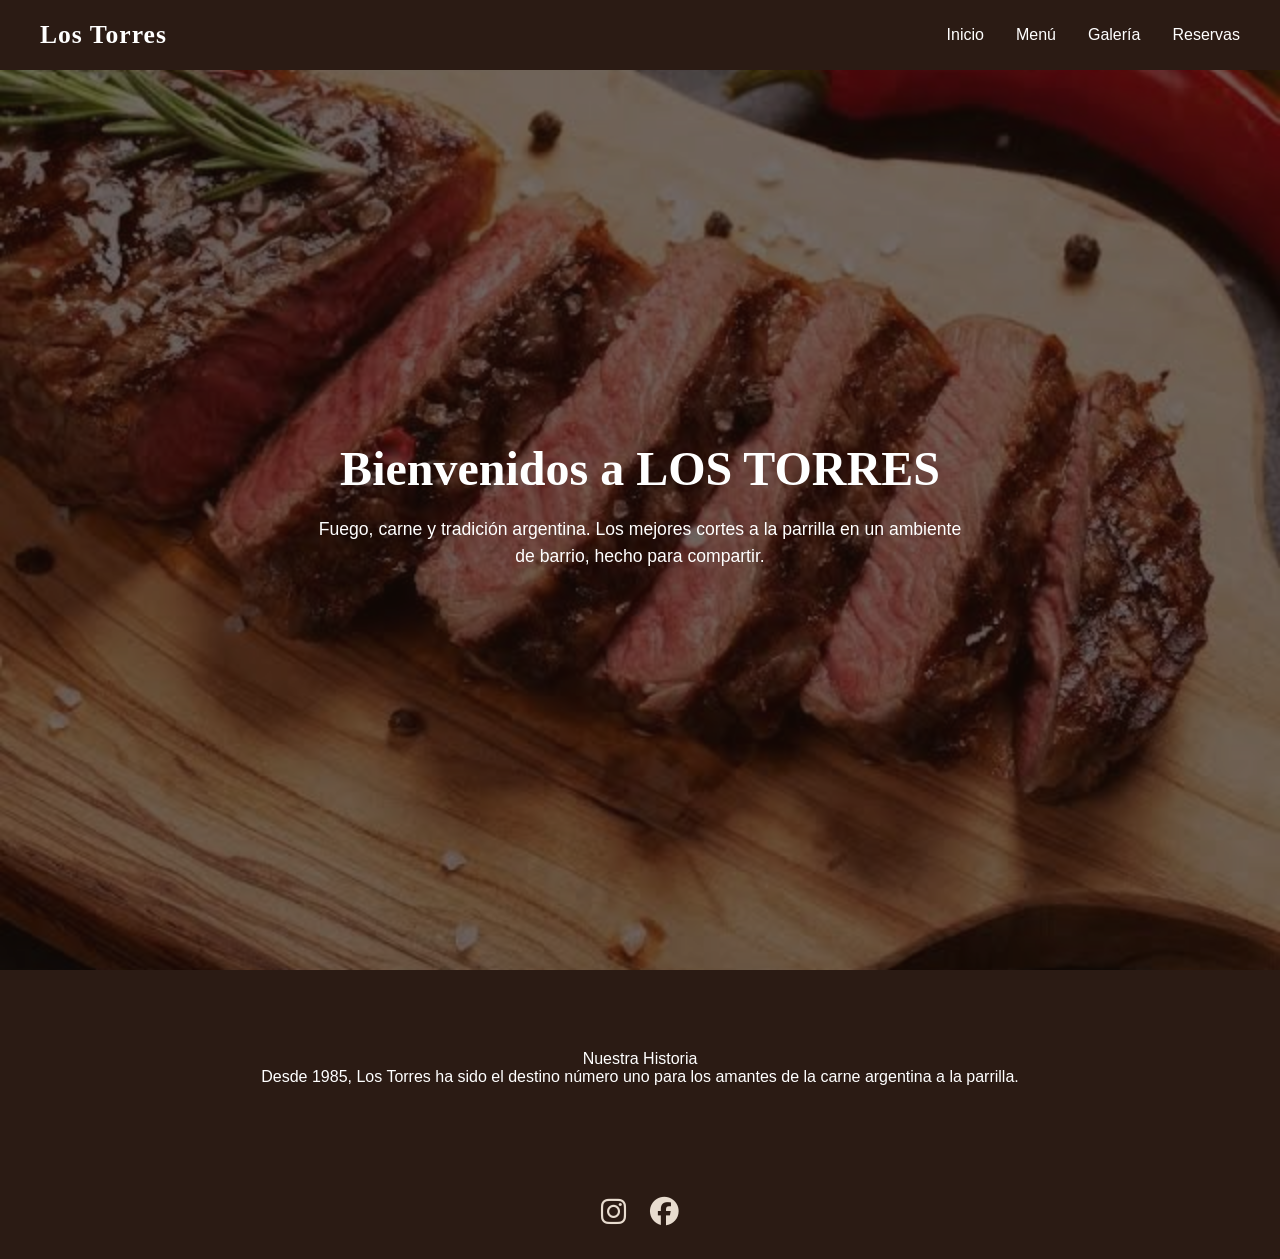
<file: index.html>
<!DOCTYPE html>
<html lang="es">
<head>
  <meta charset="UTF-8" />
  <meta name="viewport" content="width=device-width, initial-scale=1.0" />
  <title>Los Torres — Parrilla Argentina</title>
  <link rel="stylesheet" href="style.css">
  <link rel="stylesheet" href="https://cdnjs.cloudflare.com/ajax/libs/font-awesome/6.5.1/css/all.min.css">
</head>
<body>

  <header>
    <a href="index.html" class="logo">Los Torres</a>

    <nav>
      <ul>
        <li><a href="index.html">Inicio</a></li>
        <li><a href="producto.html">Menú</a></li>
        <li><a href="galeria.html">Galería</a></li>
        <li><a href="contacto.html">Reservas</a></li>
      </ul>
    </nav>
  </header>

  <section class="hero">
    <div class="hero-contenido">
      <h1>Bienvenidos a LOS TORRES</h1>
     <p>Fuego, carne y tradición argentina. Los mejores cortes a la parrilla en un ambiente de barrio, hecho para compartir.</p>
     </div>
 </section>
  <section class="historia"
  <div class="historia contenido"
  <h2>Nuestra Historia</h2>
  <p>Desde 1985, Los Torres ha sido el destino número uno para los amantes de la carne argentina a la parrilla.</p>
  </div>
  </section>

</body>
</html>
 <footer>
    <div class="redes">
      <a href="#" target="_blank" aria-label="Instagram">
        <i class="fa-brands fa-instagram"></i>
      </a>
      <a href="#" target="_blank" aria-label="Facebook">
        <i class="fa-brands fa-facebook"></i>
      </a>
    </div>
  </footer>

</body>
</html>
</file>
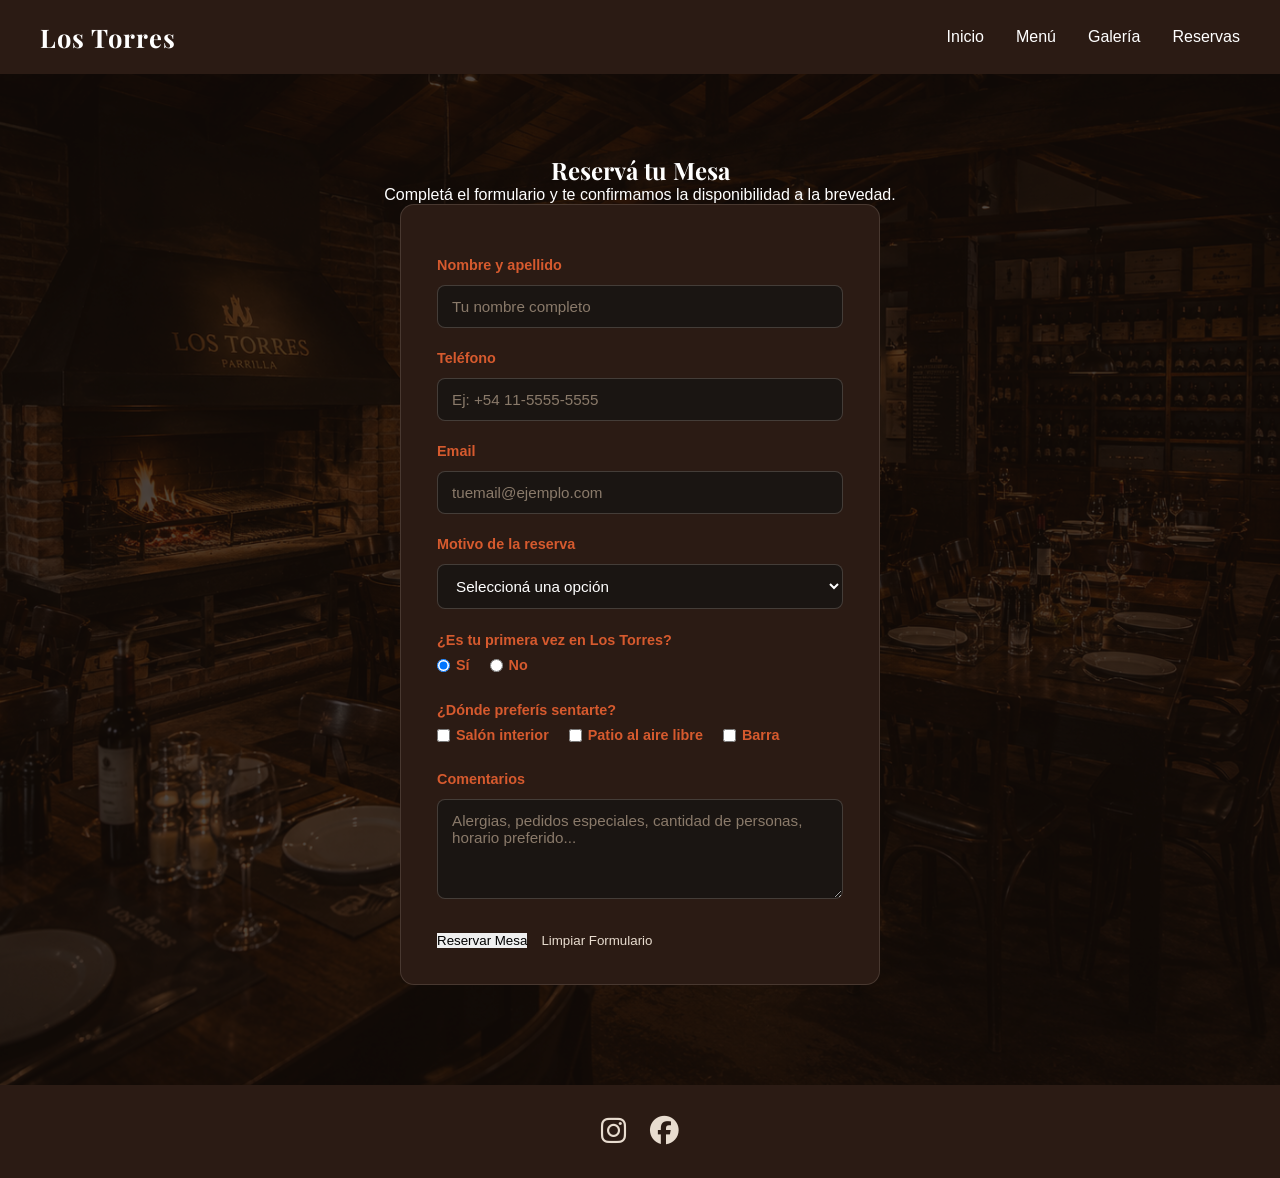
<file: contacto.html>
<!DOCTYPE html>
<html lang="es">
<head>
  <meta charset="UTF-8" />
  <meta name="viewport" content="width=device-width, initial-scale=1.0" />
  <title>Reservas — Los Torres</title>
  <link rel="preconnect" href="https://fonts.googleapis.com">
  <link rel="preconnect" href="https://fonts.gstatic.com" crossorigin>
  <link href="https://fonts.googleapis.com/css2?family=Playfair+Display:wght@700&display=swap" rel="stylesheet">
  <link rel="stylesheet" href="style.css">
  <link rel="stylesheet" href="https://cdnjs.cloudflare.com/ajax/libs/font-awesome/6.5.1/css/all.min.css">
</head>
<body>

  <header>
    <a href="index.html" class="logo">Los Torres</a>

    <nav>
      <ul>
        <li><a href="index.html">Inicio</a></li>
        <li><a href="producto.html">Menú</a></li>
        <li><a href="galeria.html">Galería</a></li>
        <li><a href="contacto.html">Reservas</a></li>
      </ul>
    </nav>
  </header>

  <main>
    <section class="contacto">
      <h2>Reservá tu Mesa</h2>
      <p class="contacto-bajada">Completá el formulario y te confirmamos la disponibilidad a la brevedad.</p>

      <form class="formulario">

        <label for="nombre">Nombre y apellido</label>
        <input type="text" id="nombre" name="nombre" placeholder="Tu nombre completo">

        <label for="telefono">Teléfono</label>
        <input type="tel" id="telefono" name="telefono" placeholder="Ej: +54 11-5555-5555">

        <label for="email">Email</label>
        <input type="email" id="email" name="email" placeholder="tuemail@ejemplo.com">

        <label for="motivo">Motivo de la reserva</label>
        <select id="motivo" name="motivo">
          <option value="">Seleccioná una opción</option>
          <option value="cena">Cena en pareja</option>
          <option value="familia">Almuerzo o cena familiar</option>
          <option value="grupo">Grupo grande (+6 personas)</option>
          <option value="evento">Evento privado / cumpleaños</option>
        </select>

        <div class="campo-radio">
          <label>¿Es tu primera vez en Los Torres?</label>
          <div class="radio-opciones">
            <label class="radio-label"><input type="radio" name="primera-vez" value="si" checked> Sí</label>
            <label class="radio-label"><input type="radio" name="primera-vez" value="no"> No</label>
          </div>
        </div>

        <div class="campo-checkbox">
          <label>¿Dónde preferís sentarte?</label>
          <div class="checkbox-opciones">
            <label class="checkbox-label"><input type="checkbox" name="lugar" value="interior"> Salón interior</label>
            <label class="checkbox-label"><input type="checkbox" name="lugar" value="patio"> Patio al aire libre</label>
            <label class="checkbox-label"><input type="checkbox" name="lugar" value="barra"> Barra</label>
          </div>
        </div>

        <label for="comentarios">Comentarios</label>
        <textarea id="comentarios" name="comentarios" placeholder="Alergias, pedidos especiales, cantidad de personas, horario preferido..."></textarea>

        <div class="formulario-botones">
          <button type="submit" class="boton">Reservar Mesa</button>
          <button type="reset" class="boton boton-secundario">Limpiar Formulario</button>
        </div>

      </form>
    </section>
  </main>

  <footer>
    <div class="redes">
      <a href="#" target="_blank" aria-label="Instagram">
        <i class="fa-brands fa-instagram"></i>
      </a>
      <a href="#" target="_blank" aria-label="Facebook">
        <i class="fa-brands fa-facebook"></i>
      </a>
    </div>
  </footer>

</body>
</html>
</file>
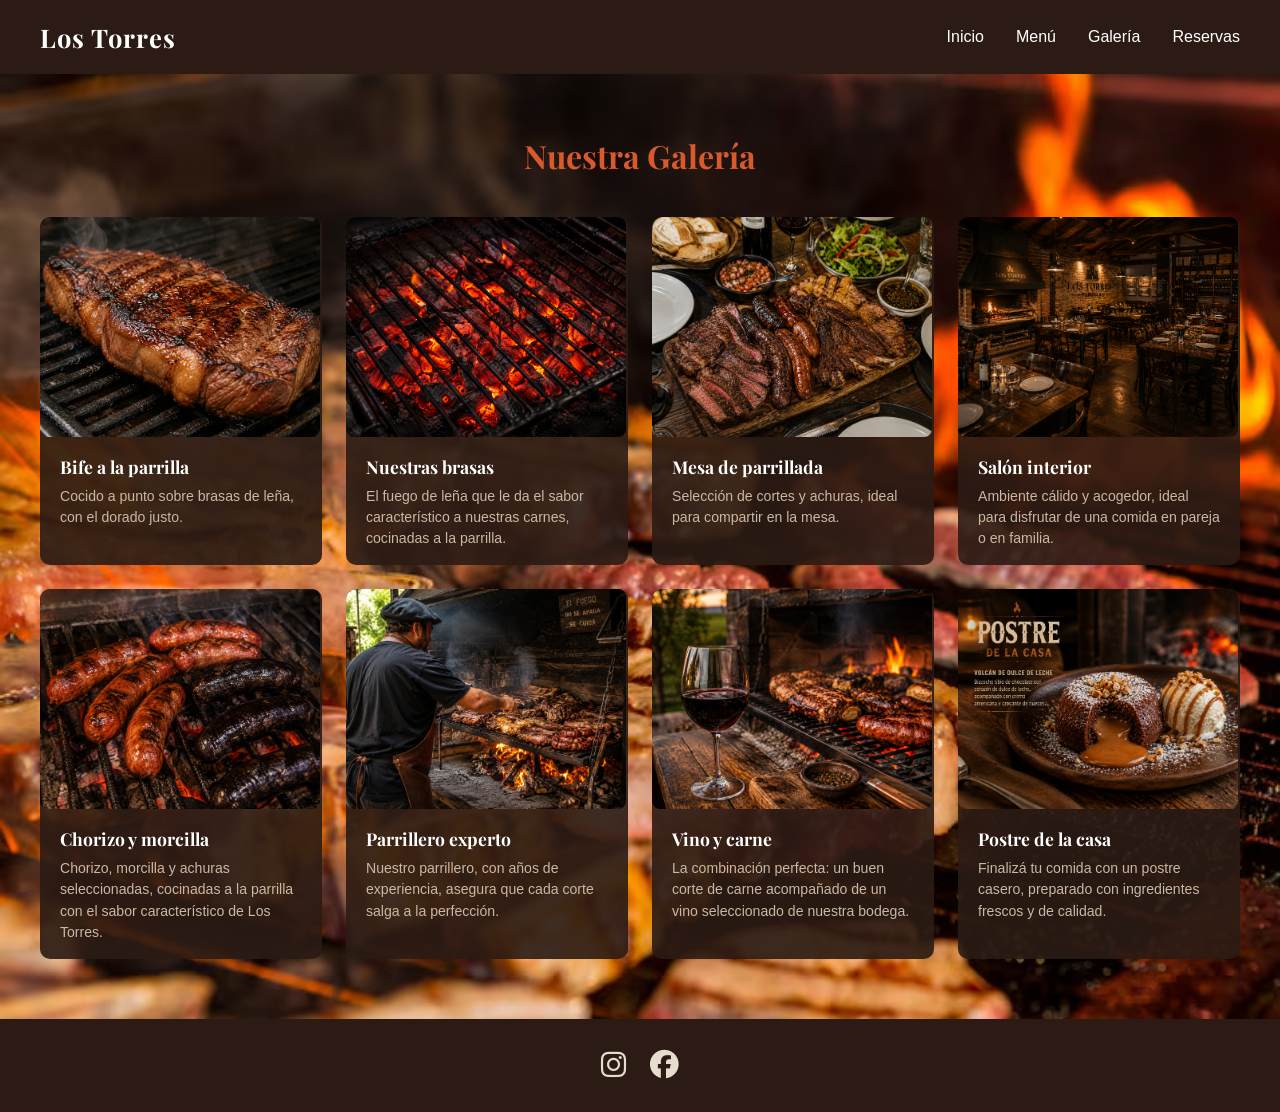
<file: galeria.html>
<!DOCTYPE html>
<html lang="es">
<head>
  <meta charset="UTF-8" />
  <meta name="viewport" content="width=device-width, initial-scale=1.0" />
  <title>Galería — Los Torres</title>
  <link rel="preconnect" href="https://fonts.googleapis.com">
  <link rel="preconnect" href="https://fonts.gstatic.com" crossorigin>
  <link href="https://fonts.googleapis.com/css2?family=Playfair+Display:wght@700&display=swap" rel="stylesheet">
  <link rel="stylesheet" href="style.css">
  <link rel="stylesheet" href="https://cdnjs.cloudflare.com/ajax/libs/font-awesome/6.5.1/css/all.min.css">
</head>
<body>

  <header>
    <a href="index.html" class="logo">Los Torres</a>

    <nav>
      <ul>
        <li><a href="index.html">Inicio</a></li>
        <li><a href="producto.html">Menú</a></li>
        <li><a href="galeria.html">Galería</a></li>
        <li><a href="contacto.html">Reservas</a></li>
      </ul>
    </nav>
  </header>

  <main>
    <section class="galeria">
      <h2>Nuestra Galería</h2>

      <div class="mosaico">

        <div class="galeria-item">
          <img src="imagenes/galeria-01.jpg.png" alt="Corte de carne recién salido de la parrilla">
          <div class="galeria-texto">
            <h3>Bife a la parrilla</h3>
            <p>Cocido a punto sobre brasas de leña, con el dorado justo.</p>
          </div>
        </div>

        <div class="galeria-item">
          <img src="imagenes/galeria-02.jpg.png" alt="Brasas encendidas en la parrilla">
          <div class="galeria-texto">
            <h3>Nuestras brasas</h3>
            <p>El fuego de leña que le da el sabor característico a nuestras carnes, cocinadas a la parrilla.</p>
          </div>
        </div>

        <div class="galeria-item">
          <img src="imagenes/galeria-03.jpg.png" alt="Mesa servida con parrillada completa">
          <div class="galeria-texto">
            <h3>Mesa de parrillada</h3>
            <p>Selección de cortes y achuras, ideal para compartir en la mesa.</p>
          </div>
        </div>

        <div class="galeria-item">
          <img src="imagenes/galeria-04.jpg.png" alt="Interior del salón de Los Torres">
          <div class="galeria-texto">
            <h3>Salón interior</h3>
            <p>Ambiente cálido y acogedor, ideal para disfrutar de una comida en pareja o en familia.</p>
          </div>
        </div>

        <div class="galeria-item">
          <img src="imagenes/galeria-05.jpg.png" alt="Chorizo y morcilla a la parrilla">
          <div class="galeria-texto">
            <h3>Chorizo y morcilla</h3>
            <p>Chorizo, morcilla y achuras seleccionadas, cocinadas a la parrilla con el sabor característico de Los Torres.</p>
          </div>
        </div>

        <div class="galeria-item">
          <img src="imagenes/galeria-06.jpg.png" alt="Parrillero cocinando sobre fuego de leña">
          <div class="galeria-texto">
            <h3>Parrillero experto</h3>
            <p>Nuestro parrillero, con años de experiencia, asegura que cada corte salga a la perfección.</p>
          </div>
        </div>

        <div class="galeria-item">
          <img src="imagenes/galeria-07.jpg.png" alt="Copa de vino junto a la parrilla">
          <div class="galeria-texto">
            <h3>Vino y carne</h3>
            <p>La combinación perfecta: un buen corte de carne acompañado de un vino seleccionado de nuestra bodega.</p>
          </div>
        </div>

        <div class="galeria-item">
          <img src="imagenes/galeria-08.jpg.png" alt="Postre de la casa">
          <div class="galeria-texto">
            <h3>Postre de la casa</h3>
            <p>Finalizá tu comida con un postre casero, preparado con ingredientes frescos y de calidad.</p>
          </div>
        </div>

      </div>
    </section>
  </main>

  <footer>
    <div class="redes">
      <a href="#" target="_blank" aria-label="Instagram">
        <i class="fa-brands fa-instagram"></i>
      </a>
      <a href="#" target="_blank" aria-label="Facebook">
        <i class="fa-brands fa-facebook"></i>
      </a>
    </div>
  </footer>

</body>
</html>
</file>
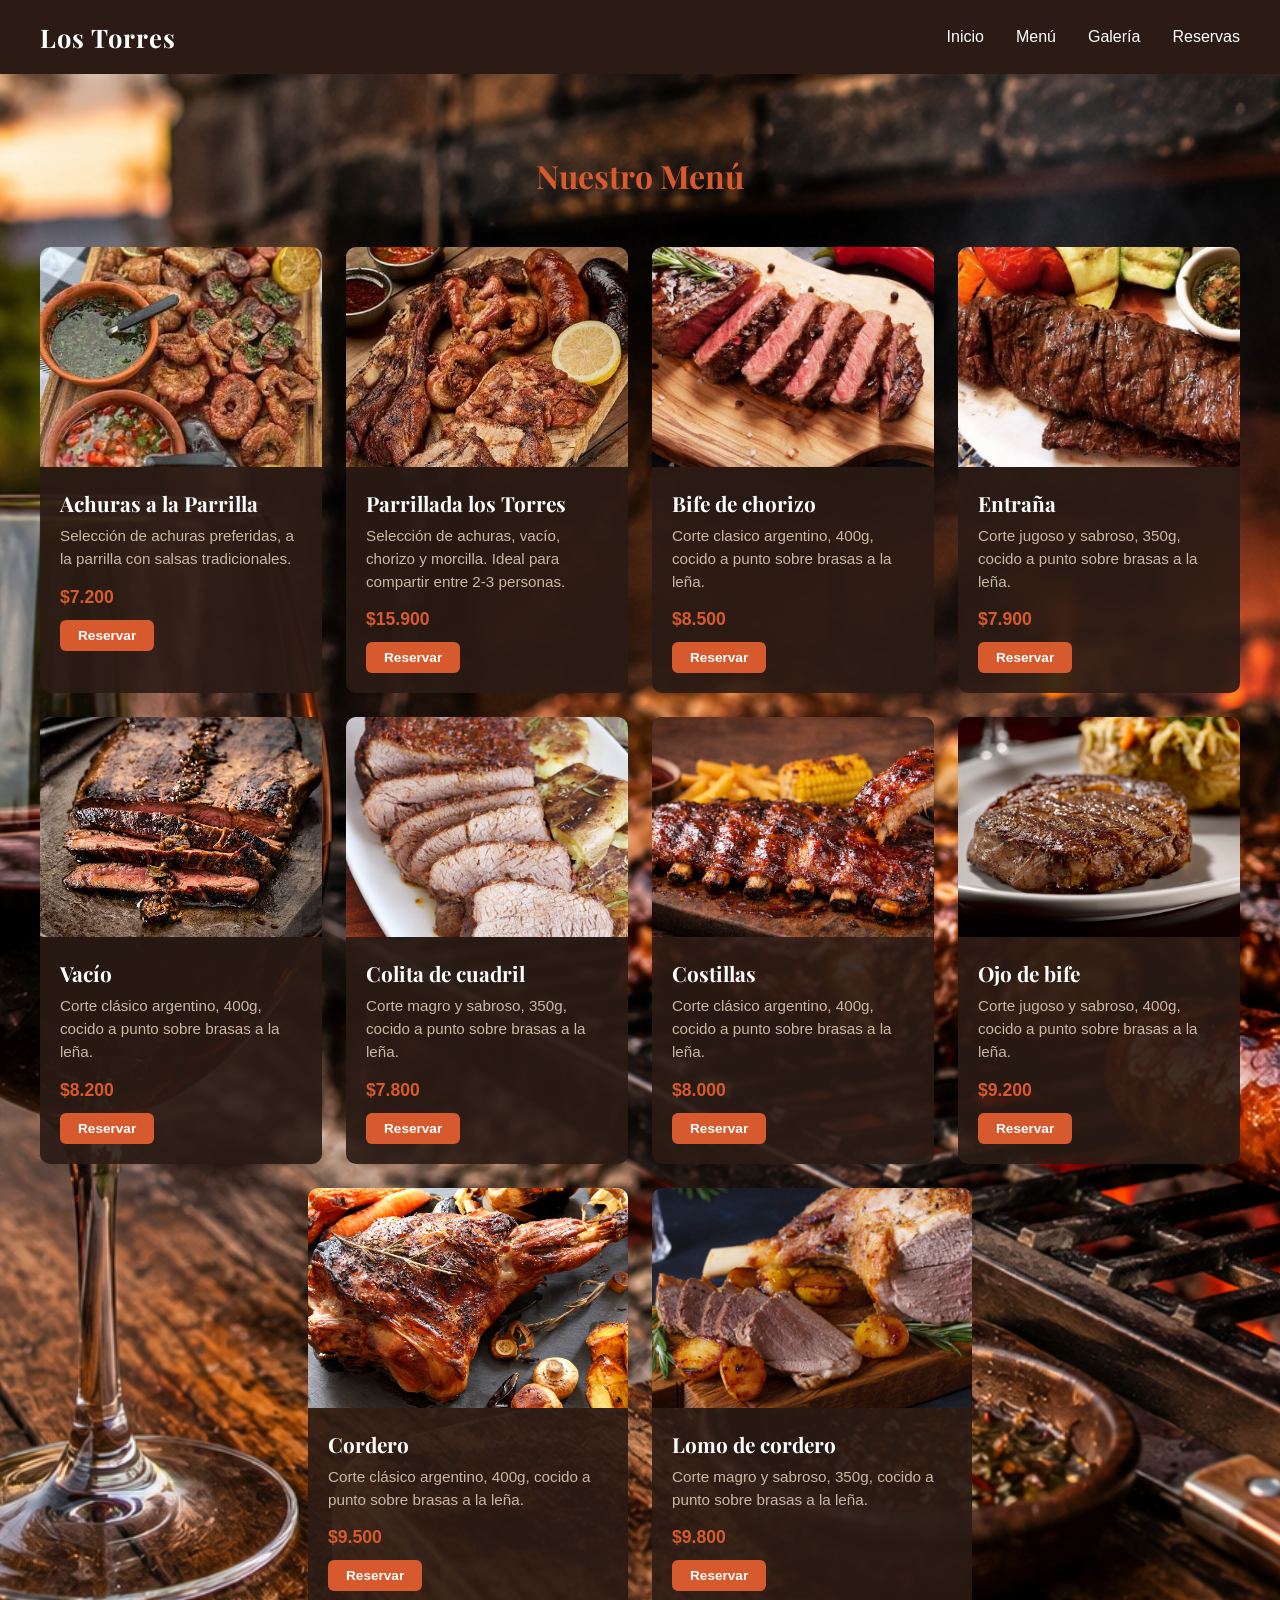
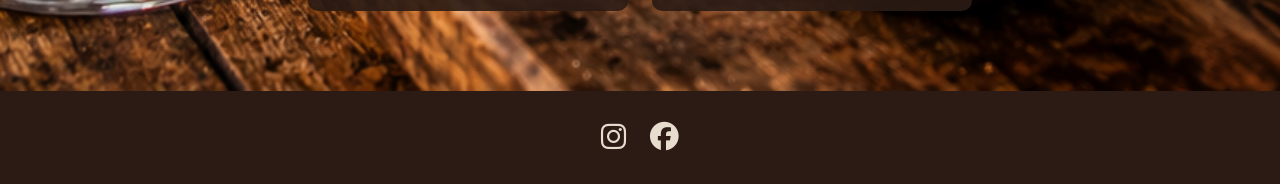
<file: producto.html>
<!DOCTYPE html>
<html lang="es">
<head>
  <meta charset="UTF-8" />
  <meta name="viewport" content="width=device-width, initial-scale=1.0" />
  <title>Menú — Los Torres</title>
  <link rel="preconnect" href="https://fonts.googleapis.com">
  <link rel="preconnect" href="https://fonts.gstatic.com" crossorigin>
  <link href="https://fonts.googleapis.com/css2?family=Playfair+Display:wght@700&display=swap" rel="stylesheet">
  <link rel="stylesheet" href="style.css">
  <link rel="stylesheet" href="https://cdnjs.cloudflare.com/ajax/libs/font-awesome/6.5.1/css/all.min.css">
</head>
<body>

  <header>
    <a href="index.html" class="logo">Los Torres</a>

    <nav>
      <ul>
        <li><a href="index.html">Inicio</a></li>
        <li><a href="producto.html">Menú</a></li>
        <li><a href="galeria.html">Galería</a></li>
        <li><a href="contacto.html">Reservas</a></li>
      </ul>
    </nav>
  </header>

  <main>
    <section class="menu">
      <h2>Nuestro Menú</h2>
      <div class="cards">

        <div class="card">
          <img src="imagenes/achuras.jpg" alt="Achuras a la Parrilla">
          <h3>Achuras a la Parrilla</h3>
          <p>Selección de achuras preferidas, a la parrilla con salsas tradicionales.</p>
          <span class="precio">$7.200</span>
          <a href="contacto.html" class="boton-card">Reservar</a>
        </div>

        <div class="card">
          <img src="imagenes/parrillada.jpg" alt="Parrillada completa para compartir">
          <h3>Parrillada los Torres</h3>
          <p>Selección de achuras, vacío, chorizo y morcilla. Ideal para compartir entre 2-3 personas.</p>
          <span class="precio">$15.900</span>
          <a href="contacto.html" class="boton-card">Reservar</a>
        </div>

        <div class="card">
          <img src="imagenes/hero-parrilla.jpg" alt="Bife de chorizo a la parrilla">
          <h3>Bife de chorizo</h3>
          <p>Corte clasico argentino, 400g, cocido a punto sobre brasas a la leña.</p>
          <span class="precio">$8.500</span>
          <a href="contacto.html" class="boton-card">Reservar</a>
        </div>

        <div class="card">
          <img src="imagenes/Entraña.jpg" alt="Entraña a la parrilla">
          <h3>Entraña</h3>
          <p>Corte jugoso y sabroso, 350g, cocido a punto sobre brasas a la leña.</p>
          <span class="precio">$7.900</span>
          <a href="contacto.html" class="boton-card">Reservar</a>
        </div>

        <div class="card">
          <img src="imagenes/vacio.jpg" alt="Vacío a la parrilla">
          <h3>Vacío</h3>
          <p>Corte clásico argentino, 400g, cocido a punto sobre brasas a la leña.</p>
          <span class="precio">$8.200</span>
          <a href="contacto.html" class="boton-card">Reservar</a>
        </div>

        <div class="card">
          <img src="imagenes/colita de cuadril.jpg" alt="Colita de cuadril a la parrilla">
          <h3>Colita de cuadril</h3>
          <p>Corte magro y sabroso, 350g, cocido a punto sobre brasas a la leña.</p>
          <span class="precio">$7.800</span>
          <a href="contacto.html" class="boton-card">Reservar</a>
        </div>

        <div class="card">
          <img src="imagenes/costillas.jpg" alt="Costillas a la parrilla">
          <h3>Costillas</h3>
          <p>Corte clásico argentino, 400g, cocido a punto sobre brasas a la leña.</p>
          <span class="precio">$8.000</span>
          <a href="contacto.html" class="boton-card">Reservar</a>
        </div>

        <div class="card">
          <img src="imagenes/Ojo de bife.jpg" alt="Ojo de bife a la parrilla">
          <h3>Ojo de bife</h3>
          <p>Corte jugoso y sabroso, 400g, cocido a punto sobre brasas a la leña.</p>
          <span class="precio">$9.200</span>
          <a href="contacto.html" class="boton-card">Reservar</a>
        </div>

        <div class="card">
          <img src="imagenes/Cordero.jpg" alt="Cordero a la parrilla">
          <h3>Cordero</h3>
          <p>Corte clásico argentino, 400g, cocido a punto sobre brasas a la leña.</p>
          <span class="precio">$9.500</span>
          <a href="contacto.html" class="boton-card">Reservar</a>
        </div>

        <div class="card">
          <img src="imagenes/lomo de cordero.jpg" alt="Lomo de cordero a la parrilla">
          <h3>Lomo de cordero</h3>
          <p>Corte magro y sabroso, 350g, cocido a punto sobre brasas a la leña.</p>
          <span class="precio">$9.800</span>
          <a href="contacto.html" class="boton-card">Reservar</a>
        </div>

      </div>
    </section>
  </main>

  <footer>
    <div class="redes">
      <a href="#" target="_blank" aria-label="Instagram">
        <i class="fa-brands fa-instagram"></i>
      </a>
      <a href="#" target="_blank" aria-label="Facebook">
        <i class="fa-brands fa-facebook"></i>
      </a>
    </div>
  </footer>

</body>
</html>
</file>
<file: style.css>
/* ===== Reset básico ===== */
* {
  margin: 0;
  padding: 0;
  box-sizing: border-box;
}

body {
  font-family: 'Segoe UI', sans-serif;
  color: #fff;
  background-color: #1A1512;
}

/* ===== Header ===== */
header {
  display: flex;
  justify-content: space-between;
  align-items: center;
  padding: 20px 40px;
  background-color: #2B1B14; /* marrón oscuro, tipo madera quemada */
}

.logo {
  font-size: 1.6rem;
  font-weight: bold;
  color: #fff;
  text-decoration: none;
  letter-spacing: 1px;
}

header nav ul {
  display: flex;
  gap: 32px;
  list-style: none;
}

header nav ul li a {
  color: #fff;
  text-decoration: none;
  font-size: 1rem;
}

header nav ul li a:hover {
  color: #D65A2E; /* naranja brasa */
}

/* ===== Hero ===== */
.hero {
  position: relative;
  height: 100vh;
  background-image: url('imagenes/hero-parrilla.jpg');
  background-size: cover;
  background-position: center;
  display: flex;
  align-items: center;
  justify-content: center;
  text-align: center;
}

/* Esta capa oscura hace que el texto blanco se lea bien arriba de la foto */
.hero::before {
  content: "";
  position: absolute;
  inset: 0;
  background-color: rgba(20, 12, 8, 0.6);
}

.hero-contenido {
  position: relative; /* para que quede ARRIBA del overlay oscuro */
  z-index: 1;
  max-width: 700px;
  padding: 0 20px;
}

.hero-contenido h1 {
  font-size: 3rem;
  margin-bottom: 20px;
}

.hero-contenido p {
  font-size: 1.1rem;
  margin-bottom: 30px;
  line-height: 1.5;
}

/* ===== Nuestra Historia ===== */
.historia {
  background-color: #2B1B14;
  padding: 80px 20px;
  text-align: center;
}

.historia-contenido {
  max-width: 700px;
  margin: 0 auto;
}

.historia-contenido h2 {
  font-size: 2rem;
  color: #D65A2E;
  margin-bottom: 20px;
}

.historia-contenido p {
  font-size: 1.05rem;
  line-height: 1.6;
  color: #E8DCCF;
}
.menu {
  min-height: 100vh;
  padding: 80px 40px;
  background-image: url('imagenes/galeria-07.jpg.png');
  background-size: cover;
  background-position: center;
  background-repeat: no-repeat;
  display: flex;
  flex-direction: column;
  align-items: center;
  justify-content: center;
}
.cards {
  display: flex;
  flex-wrap: wrap;
  gap: 24px;
  justify-content: center;
}

.menu h2 {
  font-size: 2rem;
  color: #D65A2E;
  margin-bottom: 50px;
}

.card {
 flex: 1 1 260px;
 max-width: 320px;
 background-color: rgba(43, 27, 20, 0.9);
 border-radius: 10px;
 overflow: hidden;
}
.card {
  transition: transform 0.25s ease, box-shadow 0.3s ease;
}
.card:hover {
  transform: translateY(-6px);
  box-shadow: 0 10px 20px rgba(0, 0, 0, 0.4);
}

.card img {
  width: 100%;
  height: 220px;
  object-fit: cover;
}

.card h3 {
  font-size: 1.3rem;
  margin: 18px 20px 8px;
  color: #fff;
}

.card p {
  font-size: 0.95rem;
  color: #c9b8a3;
  margin: 0 20px 16px;
  line-height: 1.5;
}

.card .precio {
  display: block;
  font-weight: bold;
  color: #D65A2E;
  font-size: 1.1rem;
  margin: 0 20px 20px;
}
/* ===== Galería ===== */
.galeria {
  position: relative;
  min-height: 100vh;
  padding: 60px 40px;
  text-align: center;
  background-image: url('imagenes/Fonda.jpg');
  background-size: cover;
  background-position: center;
}
.galeria h2 {
  font-size: 2rem;
  color: #D65A2E;
  margin-bottom: 40px;
  Z-index: 1;
}
.mosaico {
    display: flex;
    flex-wrap: wrap;
    gap:    24px;
    justify-content: center;
    position: relative;
    z-index: 1;
    max-width: 1360px;
    margin: 0 auto;
}
.galeria-item {
  background-color: rgba(43, 27, 20, 0.9);
  border-radius:  10px;
  overflow: hidden;
  flex: 1 1 260px;
 max-width: 320px;
 text-align: left;
 transition: transform 0.25s ease;
}
.galeria-item:hover {
  transform: translateY(-6px);
}
.galeria-item img {
  width: 100%;
  height: 240px;
  object-fit: cover;
  display: block;
}
.galeria-texto h3 {
  font-size: 1.1rem;
  color: #fff;
  margin: 18px 20px 8px;
}
.galeria-item p {
  font-size: 0.88rem;
  color: #c9b8a3;
  line-height: 1.5;
  margin: 0 20px 16px;
}
.galeria-texto p {
  font-size: 0.88rem;
  color: #c9b8a3;
  line-height: 1.5;
}
.mosaico img {
    width: 280px;
    height: 220px;
    object-fit: cover;
    border-radius: 8px;
    transition: transform 0.25s ease, box-shadow 0.3s ease;
}
.mosaico img:hover {
    transform: scale(1.05);
  }
  /* ===== Contacto / Formulario ===== */
  .contacto {
    position: relative;
  padding: 80px 20px 100px;
  text-align: center;
  background-image: url('imagenes/galeria-04.jpg.png');
  background-size: cover;
  background-position: center;
  }
  .contacto::before {
    content: "";
    position: absolute;
    inset: 0;
    background-color: rgba(20, 12, 8, 0.75);
  }
  .contacto h2,
  .contacto-bajada,
  .formulario {
    position: relative;
    z-index: 1;
 }
  .formulario {
  max-width: 480px;
  margin: 0 auto;
  background-color: #2B1B14;
  border: 1px solid rgba(232, 220, 207, 0.15);
  border-radius: 14px;
  padding: 36px;
  text-align: left;
  display: flex;
  flex-direction: column;
  gap: 6px;
}
.formulario label {
  color: #D65A2E;
  font-weight: bold;
  font-size: 0.9rem;
  margin-top: 16px;
  margin-bottom: 6px;
}
.formulario input,
.formulario select,
.formulario textarea {
  background-color: #1A1512;
  border: 1px solid rgba(232, 220, 207, 0.2);
  border-radius: 8px;
  padding: 12px 14px;
  color: #fff;
  font-family: 'Segoe UI', sans-serif;
  font-size: 0.95rem;
}
.formulario input::placeholder,
.formulario textarea::placeholder {
  color: #8A7A6A;
}
.formulario input:focus,
.formulario select:focus,
.formulario textarea:focus {
  outline: none;
  border-color: #D65A2E;
}
.formulario textarea {
  min-height: 100px;
  resize: vertical;
}
.campo-radio,
.campo-checkbox {
  margin-top: 16px;
}
.campo-radio label,
.campo-checkbox label {
  margin-top: 0;
  }
  .radio-opciones,
  .checkbox-opciones {
    display: flex;
    gap: 20px;
    margin-top: 8px;
  }
  .radio-label,
  .checkbox-label {
    display: flex;
    align-items: center;
    gap: 6px;
    color: #E8DCCF;
    font-weight: normal;
    font-size: 0.95rem;
  }
  .formulario-botones {
    display: flex;
    gap: 14px;
    margin-top: 28px;
  }
  .formulario-botones .boton {
    border: none;
    cursor: pointer;
    font-family: 'Segoe UI', sans-serif;
  }
  .boton-secundario {
    background-color: transparent;
    border: 1px solid rgba(232, 220, 207, 0.3);
    color: #E8DCCF;
  }
  .boton-secundario:hover {
  border-color: #D65A2E !important;
  color: #D65A2E;
}
footer {
  background-color: #2B1B14;
  padding: 30px 20px;
  text-align: center;
}

.redes {
  display: flex;
  justify-content: center;
  gap: 24px;
}

.redes a {
  color: #E8DCCF;
  font-size: 1.8rem;
  text-decoration: none;
}

.redes a:hover {
  color: #D65A2E;
}
/* ===== Google Font ===== */
.logo,
h1,
h2,
h3 {
  font-family: 'Playfair Display', serif;
}

/* ===== Botón CTA del Hero ===== */
.boton-hero {
  display: inline-block;
  background-color: #D65A2E;
  color: #fff;
  text-decoration: none;
  padding: 14px 32px;
  border-radius: 8px;
  font-weight: bold;
  transition: background-color 0.25s ease;
}

.boton-hero:hover {
  background-color: #b8481f;
}

/* ===== Botón de acción en cada card del menú ===== */
.card .precio {
  margin: 0 20px 12px;
}

.boton-card {
  display: inline-block;
  margin: 0 20px 20px;
  padding: 8px 18px;
  background-color: #D65A2E;
  color: #fff;
  text-decoration: none;
  border-radius: 6px;
  font-size: 0.85rem;
  font-weight: bold;
  transition: background-color 0.25s ease;
}

.boton-card:hover {
  background-color: #b8481f;
}
</file>
